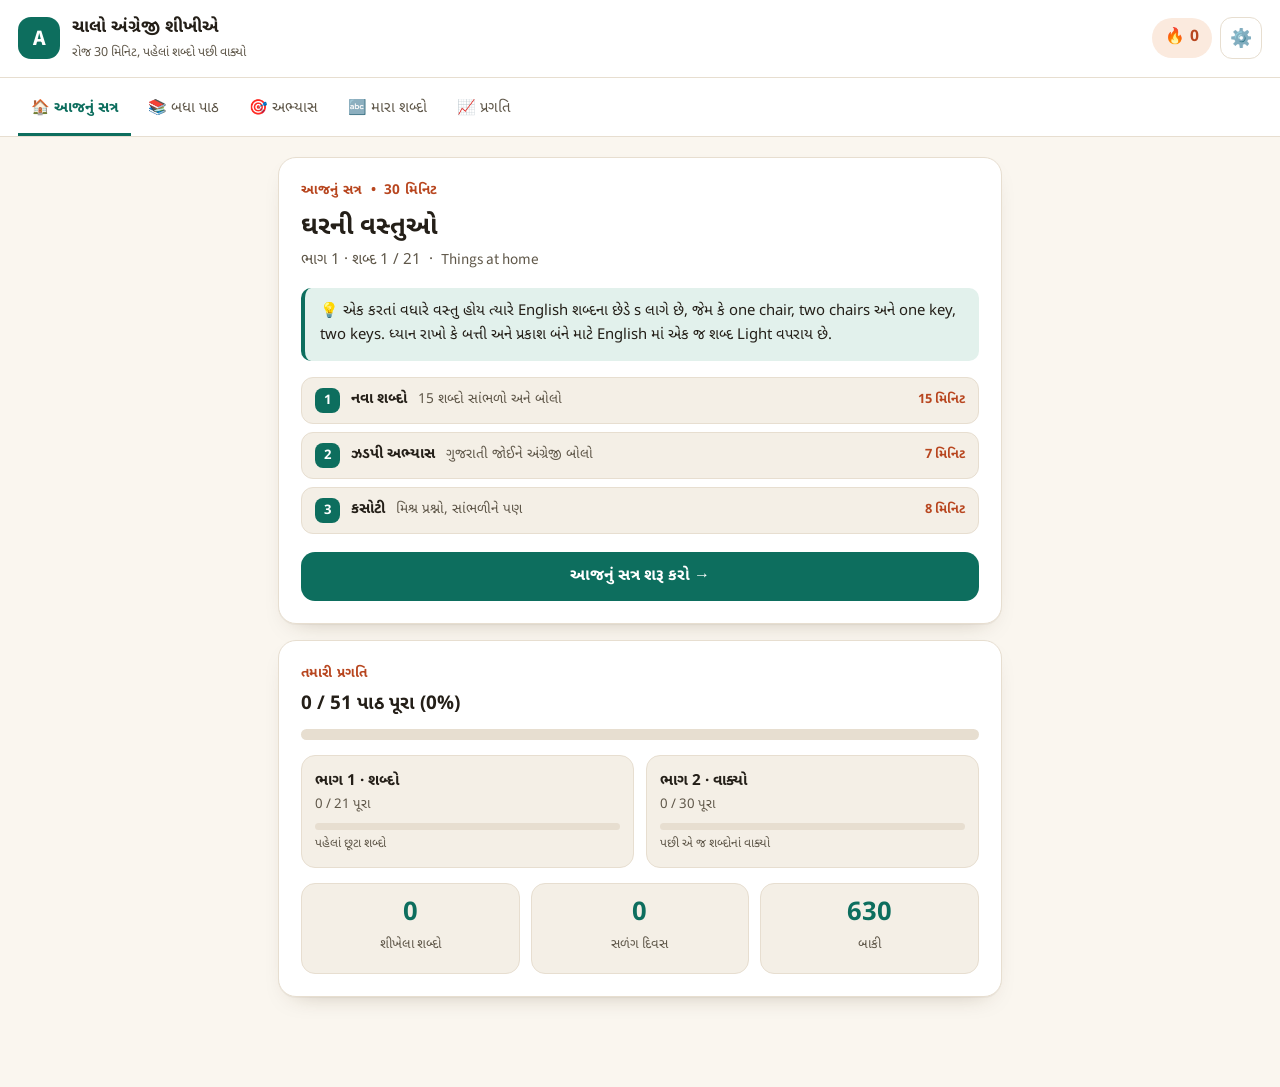
<file: index.html>
<!DOCTYPE html>
<html lang="gu">
<head>
<meta charset="utf-8">
<meta name="viewport" content="width=device-width, initial-scale=1, viewport-fit=cover">
<meta name="description" content="ગુજરાતી બોલનારા માટે રોજ 30 મિનિટનો અંગ્રેજી અભ્યાસ.">
<meta name="theme-color" content="#0d6e5e">
<title>ચાલો અંગ્રેજી શીખીએ</title>
<script>
/* The page reports its own failure, because a blank screen on someone else's
   device tells us nothing. Shows any script error plus the device string. */
(function(){
  if (location.search.indexOf("debug") === -1) return;   // only when asked for
  var log = [];
  function show(){
    var host = document.body || document.documentElement;
    var d = document.getElementById("bootErr");
    if (!d){
      d = document.createElement("div");
      d.id = "bootErr";
      d.setAttribute("style","margin:12px;padding:14px;border:2px solid #b3261e;border-radius:12px;"+
        "background:#fceceb;color:#3a1412;font:13px/1.5 -apple-system,system-ui,sans-serif;"+
        "white-space:pre-wrap;word-break:break-word;position:relative;z-index:99");
      host.insertBefore(d, host.firstChild);
    }
    d.textContent = "આ લખાણ કોપી કરીને મોકલો (send this text):\n\n" +
      log.join("\n") + "\n\nUA: " + navigator.userAgent;
  }
  window.addEventListener("error", function(e){
    log.push("ERROR: " + (e.message || "?") + "  @ " +
      String(e.filename || "").split("/").pop() + ":" + (e.lineno || 0));
    show();
  }, true);
  window.addEventListener("unhandledrejection", function(e){
    log.push("PROMISE: " + ((e.reason && (e.reason.message || e.reason)) || "?"));
    show();
  });
  window.addEventListener("load", function(){
    setTimeout(function(){
      var app = document.getElementById("app");
      if (app && app.innerHTML.replace(/\s/g,"") === "" && !log.length){
        log.push("એપ ખાલી રહી (app stayed empty, no error fired)");
        log.push("WORD_PACKS=" + (typeof WORD_PACKS) + " LESSONS=" + (typeof LESSONS) +
                 " UNITS=" + (typeof UNITS) + " S=" + (typeof S));
        show();
      }
    }, 2500);
  });
})();
</script>
<link rel="preconnect" href="https://fonts.googleapis.com">
<link rel="preconnect" href="https://fonts.gstatic.com" crossorigin>
<link rel="stylesheet" href="https://fonts.googleapis.com/css2?family=Noto+Sans+Gujarati:wght@400;600;700&family=Source+Sans+3:wght@400;600;700&display=swap">
<link rel="stylesheet" href="styles.css?v=6">
</head>
<body>
<header class="topbar">
  <div class="brand">
    <span class="logo lat">A</span>
    <div>
      <h1>ચાલો અંગ્રેજી શીખીએ</h1>
      <p class="sub">રોજ 30 મિનિટ, પહેલાં શબ્દો પછી વાક્યો</p>
    </div>
  </div>
  <div class="topright">
    <div class="streak" title="સળંગ દિવસ"><span>🔥</span><span id="streakNum">0</span></div>
    <button class="iconbtn" id="btnSettings" aria-label="સેટિંગ">⚙️</button>
  </div>
</header>

<nav class="tabs" id="tabs">
  <button class="tab active" data-view="home">🏠 આજનું સત્ર</button>
  <button class="tab" data-view="list">📚 બધા પાઠ</button>
  <button class="tab" data-view="practice">🎯 અભ્યાસ</button>
  <button class="tab" data-view="words">🔤 મારા શબ્દો</button>
  <button class="tab" data-view="track">📈 પ્રગતિ</button>
</nav>

<main id="app"></main>

<div class="modal-back" id="settingsModal" hidden>
  <div class="modal">
    <h2>સેટિંગ</h2>
    <label class="setrow"><span>શીખનારનું નામ</span><input type="text" id="learnerName" placeholder="જેમ કે મમ્મી"></label>
    <label class="setrow"><span>અવાજની ઝડપ</span><input type="range" id="rate" min="0.5" max="1.1" step="0.05"><b id="rateVal"></b></label>
    <label class="setrow"><span>અંગ્રેજી અવાજ</span><select id="voiceSel"></select></label>
    <label class="setrow check"><input type="checkbox" id="autoplay"><span>નવો શબ્દ દેખાય ત્યારે આપોઆપ બોલે</span></label>
    <label class="setrow check"><input type="checkbox" id="bigtext"><span>અક્ષર મોટા કરો</span></label>
    <div class="modal-foot">
      <button class="btn ghost small" id="btnReset">પ્રગતિ ભૂંસો</button>
      <button class="btn" id="btnCloseSet">બંધ કરો</button>
    </div>
  </div>
</div>
<script src="words.js?v=6"></script>
<script src="lessons.js?v=6"></script>
<script src="track.js?v=6"></script>
<script src="app.js?v=6"></script>
</body>
</html>
</file>
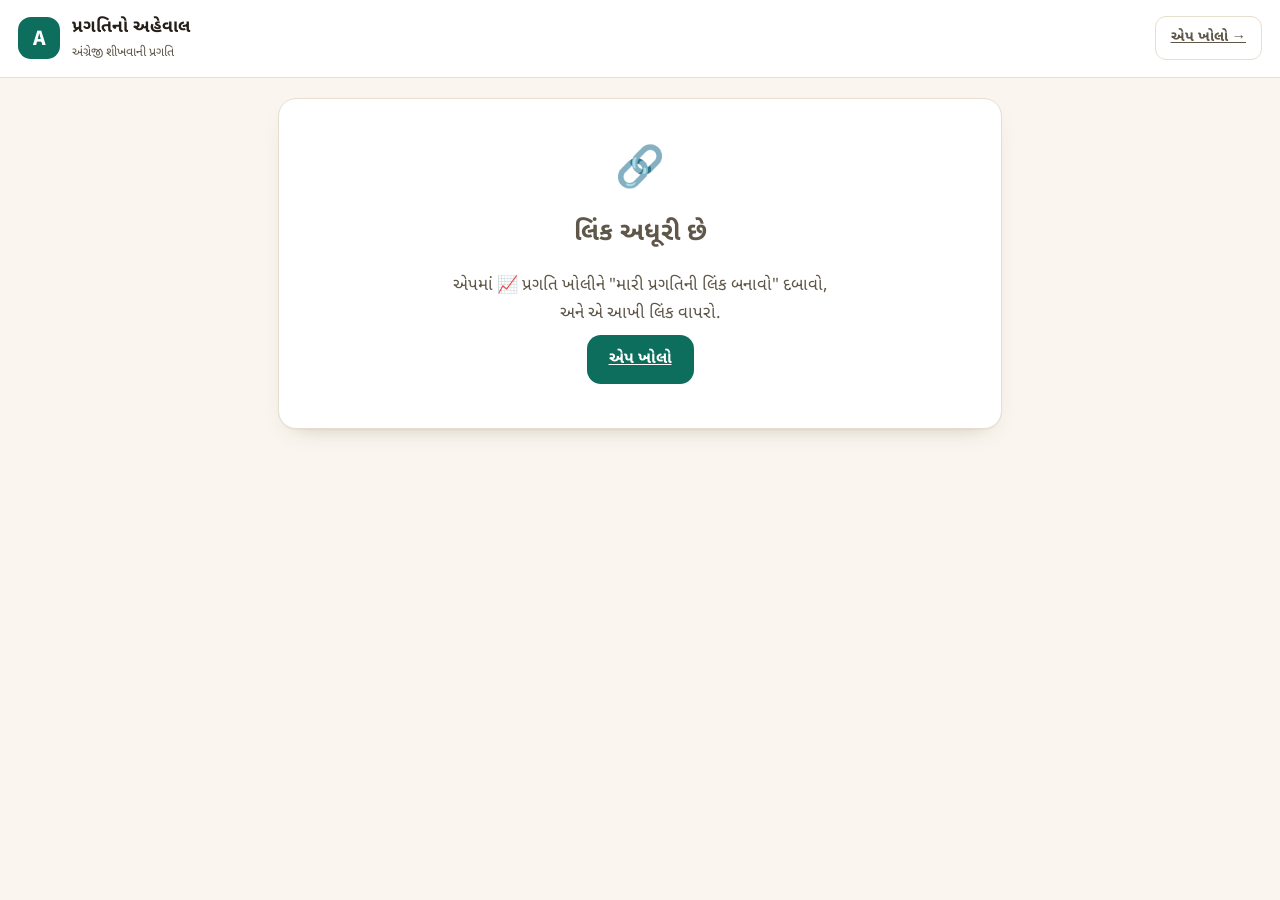
<file: progress.html>
<!DOCTYPE html>
<html lang="gu">
<head>
<meta charset="utf-8">
<meta name="viewport" content="width=device-width, initial-scale=1, viewport-fit=cover">
<meta name="robots" content="noindex">
<title>પ્રગતિ</title>
<link rel="preconnect" href="https://fonts.googleapis.com">
<link rel="preconnect" href="https://fonts.gstatic.com" crossorigin>
<link rel="stylesheet" href="https://fonts.googleapis.com/css2?family=Noto+Sans+Gujarati:wght@400;600;700&family=Source+Sans+3:wght@400;600;700&display=swap">
<link rel="stylesheet" href="styles.css?v=6">
</head>
<body>
<header class="topbar">
  <div class="brand">
    <span class="logo lat">A</span>
    <div>
      <h1>પ્રગતિનો અહેવાલ</h1>
      <p class="sub">અંગ્રેજી શીખવાની પ્રગતિ</p>
    </div>
  </div>
  <div class="topright"><a class="btn ghost small" href="index.html">એપ ખોલો →</a></div>
</header>

<main id="app">
  <div class="card empty"><span class="em">📈</span><p>વાંચાય છે…</p></div>
</main>

<script src="words.js?v=6"></script>
<script src="lessons.js?v=6"></script>
<script src="track.js?v=6"></script>
<script>
(async function(){
  const host = document.getElementById("app");
  const code = location.hash.replace(/^#/, "").trim();
  if (!code){
    host.innerHTML = `<div class="card empty"><span class="em">🔗</span>
      <h2 style="margin:0 0 8px">લિંક અધૂરી છે</h2>
      <p>એપમાં 📈 પ્રગતિ ખોલીને "મારી પ્રગતિની લિંક બનાવો" દબાવો,<br>અને એ આખી લિંક વાપરો.</p>
      <p><a class="btn" href="index.html">એપ ખોલો</a></p></div>`;
    return;
  }
  try{
    const r = await decodeProgress(code);
    host.innerHTML = dashboardHTML(r);
    paintName(host, r.name);
    document.title = ((r.name && r.name.trim()) || "શીખનાર") + " — પ્રગતિ";
  }catch(e){
    host.innerHTML = `<div class="card empty"><span class="em">⚠️</span>
      <h2 style="margin:0 0 8px">આ લિંક વાંચી શકાઈ નહીં</h2>
      <p>કદાચ લિંક અધૂરી કોપી થઈ છે. આખી લિંક ફરીથી મોકલવાનું કહો.</p></div>`;
  }
})();
</script>
</body>
</html>
</file>
<file: styles.css>
/* base reset (the hosted page must supply what the artifact shell used to) */
html{-webkit-text-size-adjust:100%}
img{max-width:100%}
[hidden]{display:none!important}

:root{
  --bg:#faf6ef; --card:#ffffff; --card2:#f4efe6;
  --ink:#241f18; --ink2:#5f5749; --line:#e7ded0;
  --brand:#0d6e5e; --brand-ink:#ffffff; --brand-soft:#e2f1ec; --brand-deep:#095146;
  --accent:#b8461f; --accent-soft:#fbeade;
  --ok:#15803d; --ok-soft:#e6f4ea;
  --bad:#b3261e; --bad-soft:#fceceb;
  --shadow:0 1px 0 rgba(60,40,10,.04), 0 10px 26px -16px rgba(60,40,10,.35);
  --guj:"Noto Sans Gujarati","Gujarati Sangam MN","Nirmala UI",sans-serif;
  --lat:"Source Sans 3",ui-sans-serif,-apple-system,"Segoe UI",system-ui,sans-serif;
  --fs:1;
}
@media (prefers-color-scheme: dark){
  :root:not([data-theme="light"]){
    --bg:#15181a; --card:#1d2124; --card2:#232829;
    --ink:#eceae4; --ink2:#a7a196; --line:#2f3639;
    --brand:#4bbfa6; --brand-ink:#08201c; --brand-soft:#173029; --brand-deep:#2f9a84;
    --accent:#e2895f; --accent-soft:#33231b;
    --ok:#5fc98a; --ok-soft:#14301f;
    --bad:#f08b83; --bad-soft:#331a19;
    --shadow:0 1px 0 rgba(0,0,0,.2), 0 10px 26px -16px rgba(0,0,0,.7);
  }
}
:root[data-theme="dark"]{
  --bg:#15181a; --card:#1d2124; --card2:#232829;
  --ink:#eceae4; --ink2:#a7a196; --line:#2f3639;
  --brand:#4bbfa6; --brand-ink:#08201c; --brand-soft:#173029; --brand-deep:#2f9a84;
  --accent:#e2895f; --accent-soft:#33231b;
  --ok:#5fc98a; --ok-soft:#14301f;
  --bad:#f08b83; --bad-soft:#331a19;
  --shadow:0 1px 0 rgba(0,0,0,.2), 0 10px 26px -16px rgba(0,0,0,.7);
}
*{box-sizing:border-box}
body{
  margin:0; background:var(--bg); color:var(--ink);
  font-family:var(--guj); font-size:calc(17px * var(--fs)); line-height:1.65;
  padding-bottom:50px;
}
body.big{--fs:1.18}
.lat{font-family:var(--lat)}

.topbar{
  display:flex;align-items:center;justify-content:space-between;gap:12px;
  padding:13px 18px;background:var(--card);border-bottom:1px solid var(--line);
  position:sticky;top:env(safe-area-inset-top, 0px);z-index:20;
}
.brand{display:flex;align-items:center;gap:12px;min-width:0}
.logo{width:42px;height:42px;flex:none;border-radius:13px;background:var(--brand);color:var(--brand-ink);
  display:grid;place-items:center;font:700 22px/1 var(--lat)}
.topbar h1{margin:0;font-size:1.1rem;font-weight:700}
.sub{margin:1px 0 0;font-size:.78rem;color:var(--ink2)}
.topright{display:flex;align-items:center;gap:8px;flex:none}
.streak{display:flex;align-items:center;gap:5px;background:var(--accent-soft);color:var(--accent);
  font-weight:700;padding:7px 13px;border-radius:999px;font-size:.98rem}
.iconbtn{border:1px solid var(--line);background:var(--card);color:var(--ink);border-radius:12px;
  width:42px;height:42px;font-size:18px;cursor:pointer}
.iconbtn:hover{background:var(--card2)}

.tabs{display:flex;gap:4px;padding:10px 18px 0;background:var(--card);border-bottom:1px solid var(--line);
  overflow-x:auto;-webkit-overflow-scrolling:touch}
.tab{border:0;background:none;padding:9px 13px 12px;font:inherit;font-size:.93rem;font-family:var(--guj);
  color:var(--ink2);cursor:pointer;border-bottom:3px solid transparent;white-space:nowrap}
.tab.active{color:var(--brand);border-bottom-color:var(--brand);font-weight:700}

main{max-width:760px;margin:0 auto;padding-block:20px 40px;padding-left:18px;padding-right:18px}
.card{background:var(--card);border:1px solid var(--line);border-radius:18px;box-shadow:var(--shadow)}
h2.sec{font-size:1.12rem;margin:26px 0 10px}
.muted{color:var(--ink2)}

.syncbar{display:flex;align-items:center;gap:10px;font-size:.86rem;padding:10px 14px;border-radius:12px;
  margin-bottom:16px;border:1px solid var(--line);background:var(--card2);color:var(--ink2)}
.syncbar .dot{width:9px;height:9px;border-radius:99px;background:var(--ink2);flex:none}
.syncbar.on{background:var(--ok-soft);border-color:var(--ok);color:var(--ok)}
.syncbar.on .dot{background:var(--ok)}
.syncbar.off{background:var(--accent-soft);border-color:var(--accent);color:var(--accent)}
.syncbar.off .dot{background:var(--accent)}

.btn{font-family:var(--guj);font-size:1rem;font-weight:700;background:var(--brand);color:var(--brand-ink);
  border:0;border-radius:14px;padding:14px 22px;cursor:pointer}
.btn:hover{background:var(--brand-deep)}
.btn.ghost{background:var(--card);color:var(--ink2);border:1px solid var(--line)}
.btn.ghost:hover{background:var(--card2);color:var(--ink)}
.btn.wide{width:100%}
.btn:disabled{opacity:.45;cursor:default}
.btn.small{padding:9px 15px;font-size:.9rem;border-radius:11px}
.btn:focus-visible,.tab:focus-visible,.opt:focus-visible,.iconbtn:focus-visible{outline:3px solid var(--accent);outline-offset:2px}

.hero{padding:22px}
.hero+.hero{margin-top:16px}
.kicker{color:var(--accent);font-weight:700;font-size:.85rem;letter-spacing:.2px}
.hero h2{margin:8px 0 3px;font-size:1.6rem;line-height:1.3;text-wrap:balance}
.hero .en{color:var(--ink2);font-size:.95rem;margin:0 0 15px}
.tip{background:var(--brand-soft);border-left:4px solid var(--brand);border-radius:10px;
  padding:12px 15px;font-size:.93rem;margin:0 0 16px}
.plan{list-style:none;margin:0 0 18px;padding:0;display:grid;gap:8px}
.plan li{display:flex;align-items:center;gap:11px;padding:10px 13px;background:var(--card2);
  border:1px solid var(--line);border-radius:12px;font-size:.93rem}
.plan .n{width:25px;height:25px;flex:none;border-radius:8px;background:var(--brand);color:var(--brand-ink);
  display:grid;place-items:center;font-size:.82rem;font-weight:700}
.plan b{flex:none}
.plan .d{flex:1;color:var(--ink2);font-size:.86rem}
.plan .m{flex:none;color:var(--accent);font-size:.8rem;font-weight:700;font-variant-numeric:tabular-nums}

.bar{height:11px;background:var(--line);border-radius:99px;overflow:hidden;margin:6px 0 8px}
.bar>i{display:block;height:100%;background:var(--brand);border-radius:99px;transition:width .4s}
.bar.sm{height:7px;margin:7px 0 4px}
.twopart{display:grid;grid-template-columns:1fr 1fr;gap:12px;margin-top:15px}
.pp{padding:13px;border:1px solid var(--line);border-radius:14px;background:var(--card2)}
.pp b{display:block;font-size:.95rem}
.pp>span{display:block;font-size:.83rem;color:var(--ink2)}
.pp .note{font-size:.76rem;margin-top:3px}
.pp.full{border-color:var(--brand);background:var(--brand-soft)}
.statgrid{display:grid;grid-template-columns:repeat(3,1fr);gap:11px}
.stat{padding:15px;text-align:center;background:var(--card2);border:1px solid var(--line);border-radius:14px}
.stat b{display:block;font-size:1.6rem;color:var(--brand);line-height:1.2;font-variant-numeric:tabular-nums}
.stat span{font-size:.82rem;color:var(--ink2)}

.stepbar{display:flex;gap:6px;flex-wrap:wrap;margin-bottom:14px}
.stepbar .st{font-size:.8rem;padding:6px 12px;border-radius:999px;background:var(--card);
  border:1px solid var(--line);color:var(--ink2)}
.stepbar .st.done{background:var(--ok-soft);border-color:var(--ok);color:var(--ok)}
.stepbar .st.now{background:var(--brand);border-color:var(--brand);color:var(--brand-ink);font-weight:700}

.wrap-lesson{display:flex;flex-direction:column;gap:15px}
.lessonhead{display:flex;align-items:center;justify-content:space-between;gap:12px}
.dots{display:flex;gap:5px;flex-wrap:wrap}
.dot2{width:8px;height:8px;border-radius:99px;background:var(--line)}
.dot2.done{background:var(--brand)}
.dot2.now{background:var(--accent);transform:scale(1.35)}

.wordcard{padding:28px 22px;text-align:center}
.wordcard .word{font-family:var(--lat);font-size:2.4rem;font-weight:700;line-height:1.2;margin:0 0 6px;letter-spacing:-.5px}
.wordcard .pron{color:var(--accent);font-size:1.2rem;margin:0 0 4px}
.wordcard .pron:before{content:"ઉચ્ચાર: ";font-size:.78rem;color:var(--ink2)}
.wordcard .mean{font-size:1.45rem;font-weight:700;margin:13px 0 0}
.wordcard .lbl{font-size:.84rem;color:var(--ink2);margin-bottom:10px}
.speakrow{display:flex;gap:10px;justify-content:center;margin:17px 0 6px;flex-wrap:wrap}
.speakbtn{font-family:var(--guj);font-size:1rem;font-weight:700;cursor:pointer;background:var(--brand);
  color:var(--brand-ink);border:0;border-radius:99px;padding:13px 25px}
.speakbtn.slow{background:var(--card);color:var(--brand);border:2px solid var(--brand)}
.sayaloud{margin:15px 0 0;padding:11px 14px;background:var(--accent-soft);color:var(--accent);
  border-radius:11px;font-size:.93rem}
.sentbox{margin-top:20px;border-top:1px dashed var(--line);padding-top:17px;text-align:left}
.sentbox .lbl{font-size:.8rem;color:var(--ink2);margin-bottom:6px}
.sentbox .se{font-family:var(--lat);font-size:1.15rem;font-weight:600;margin:0 0 4px}
.sentbox .sg{margin:0;color:var(--ink2)}
.wordcard.drill .big2{font-size:2rem;margin:0 0 20px;line-height:1.3;font-weight:700}
.wordcard.drill .word{font-size:2.1rem;margin-top:6px}
.navrow{display:flex;gap:12px}
.navrow .btn{flex:1}

.quizcard{padding:24px 20px}
.qnum{font-size:.83rem;color:var(--ink2);margin-bottom:10px}
.qtext{font-size:1.4rem;font-weight:700;margin:0 0 4px;line-height:1.35;text-wrap:balance}
.qhint{color:var(--ink2);font-size:.9rem;margin:0 0 18px}
.opts{display:grid;gap:10px}
.opt{font-family:var(--guj);font-size:1.12rem;text-align:left;cursor:pointer;color:var(--ink);
  background:var(--card);border:2px solid var(--line);border-radius:14px;padding:14px 17px;transition:.15s}
.opt:hover:not(:disabled){border-color:var(--brand);background:var(--brand-soft)}
.opt.right{border-color:var(--ok);background:var(--ok-soft);color:var(--ok);font-weight:700}
.opt.wrong{border-color:var(--bad);background:var(--bad-soft);color:var(--bad)}
.opt:disabled{cursor:default}
.opt .en{font-family:var(--lat);font-weight:600}
.feedback{margin-top:15px;padding:13px 15px;border-radius:12px;font-size:.98rem}
.feedback.ok{background:var(--ok-soft);color:var(--ok)}
.feedback.no{background:var(--bad-soft);color:var(--bad)}
.result{padding:32px 22px;text-align:center}
.result .big{font-size:3.2rem;margin:0}
.result h2{margin:8px 0 6px;font-size:1.45rem}
.result p{color:var(--ink2);margin:0 0 20px}

.lgrid{display:grid;gap:10px}
.litem{display:flex;align-items:center;gap:13px;padding:14px 16px;cursor:pointer;text-align:left;
  font-family:var(--guj);font-size:1rem;width:100%;color:var(--ink);
  background:var(--card);border:1px solid var(--line);border-radius:15px}
.litem:hover{border-color:var(--brand)}
.litem .num{width:40px;height:40px;flex:none;border-radius:12px;background:var(--card2);color:var(--ink2);
  display:grid;place-items:center;font-weight:700;font-size:1rem;border:1px solid var(--line)}
.litem.done .num{background:var(--brand);color:var(--brand-ink);border-color:var(--brand)}
.litem .txt{flex:1;min-width:0}
.litem .txt b{display:block;font-size:1.05rem}
.litem .txt span{font-size:.84rem;color:var(--ink2)}
.litem .mark{font-size:1.1rem;flex:none}

.searchbox{width:100%;font-family:var(--guj);font-size:1.02rem;padding:13px 15px;color:var(--ink);
  border:1px solid var(--line);border-radius:14px;background:var(--card);margin-bottom:13px}
.wlist{display:grid;gap:8px}
.wrow{display:flex;align-items:center;gap:12px;padding:11px 14px;background:var(--card);
  border:1px solid var(--line);border-radius:13px}
.wrow .lv{flex:none;font-size:.95rem}
.wrow .e{font-family:var(--lat);font-weight:700;font-size:1.06rem;flex:1;min-width:0}
.wrow .e small{display:block;font-weight:400;font-size:.83rem;color:var(--accent);font-family:var(--guj)}
.wrow .g{flex:1;min-width:0;color:var(--ink2)}
.wrow button{flex:none;width:42px;height:42px;border-radius:12px;border:1px solid var(--line);
  background:var(--card2);color:var(--ink);font-size:17px;cursor:pointer}

.empty{padding:38px 22px;text-align:center;color:var(--ink2)}
.empty .em{font-size:2.5rem;display:block;margin-bottom:10px}

.learner{padding:20px;margin-bottom:14px}
.lhead{display:flex;align-items:center;gap:12px;margin-bottom:14px}
.lhead .av{width:44px;height:44px;border-radius:50%;flex:none;background:var(--card2)}
.lhead b{font-size:1.15rem;display:block}
.lhead span{font-size:.84rem;color:var(--ink2)}
.days{display:flex;gap:3px;align-items:flex-end;height:44px;margin:4px 0 6px}
.days i{flex:1;background:var(--brand-soft);border-radius:3px 3px 0 0;min-height:3px;display:block}
.days i.on{background:var(--brand)}
.dayscale{display:flex;justify-content:space-between;font-size:.74rem;color:var(--ink2)}
.chips{display:flex;flex-wrap:wrap;gap:6px;margin-top:8px}
.chip{font-family:var(--lat);font-size:.88rem;padding:5px 11px;border-radius:999px;
  background:var(--bad-soft);color:var(--bad);border:1px solid var(--bad)}
.chip.ok{background:var(--ok-soft);color:var(--ok);border-color:var(--ok)}

.modal-back{position:fixed;inset:0;background:rgba(20,16,10,.5);display:grid;place-items:center;padding:20px;z-index:40}
.modal-back[hidden]{display:none}
.modal{background:var(--card);border-radius:20px;padding:22px;max-width:460px;width:100%;border:1px solid var(--line)}
.modal h2{margin:0 0 16px;font-size:1.2rem}
.setrow{display:flex;align-items:center;gap:12px;margin-bottom:15px;font-size:.96rem}
.setrow>span:first-child{flex:none;width:118px;color:var(--ink2)}
.setrow input[type=range]{flex:1;accent-color:var(--brand)}
.setrow select,.setrow input[type=text]{flex:1;font-family:var(--guj);padding:9px;border-radius:10px;
  border:1px solid var(--line);background:var(--card2);color:var(--ink);font-size:.93rem}
.setrow.check{align-items:flex-start}
.setrow.check input{width:21px;height:21px;flex:none;margin-top:2px;accent-color:var(--brand)}
.setrow.check span{flex:1}
.modal-foot{display:flex;gap:10px;justify-content:space-between;margin-top:20px}

@media (prefers-reduced-motion: reduce){*{animation:none!important;transition:none!important}}
@media (max-width:520px){
  .topbar h1{font-size:.98rem} .sub{display:none}
  .wordcard .word{font-size:1.95rem}
  .statgrid{grid-template-columns:1fr 1fr}
  .statgrid .stat:first-child{grid-column:span 2}
  main{padding-left:16px;padding-right:16px}
}
</file>
